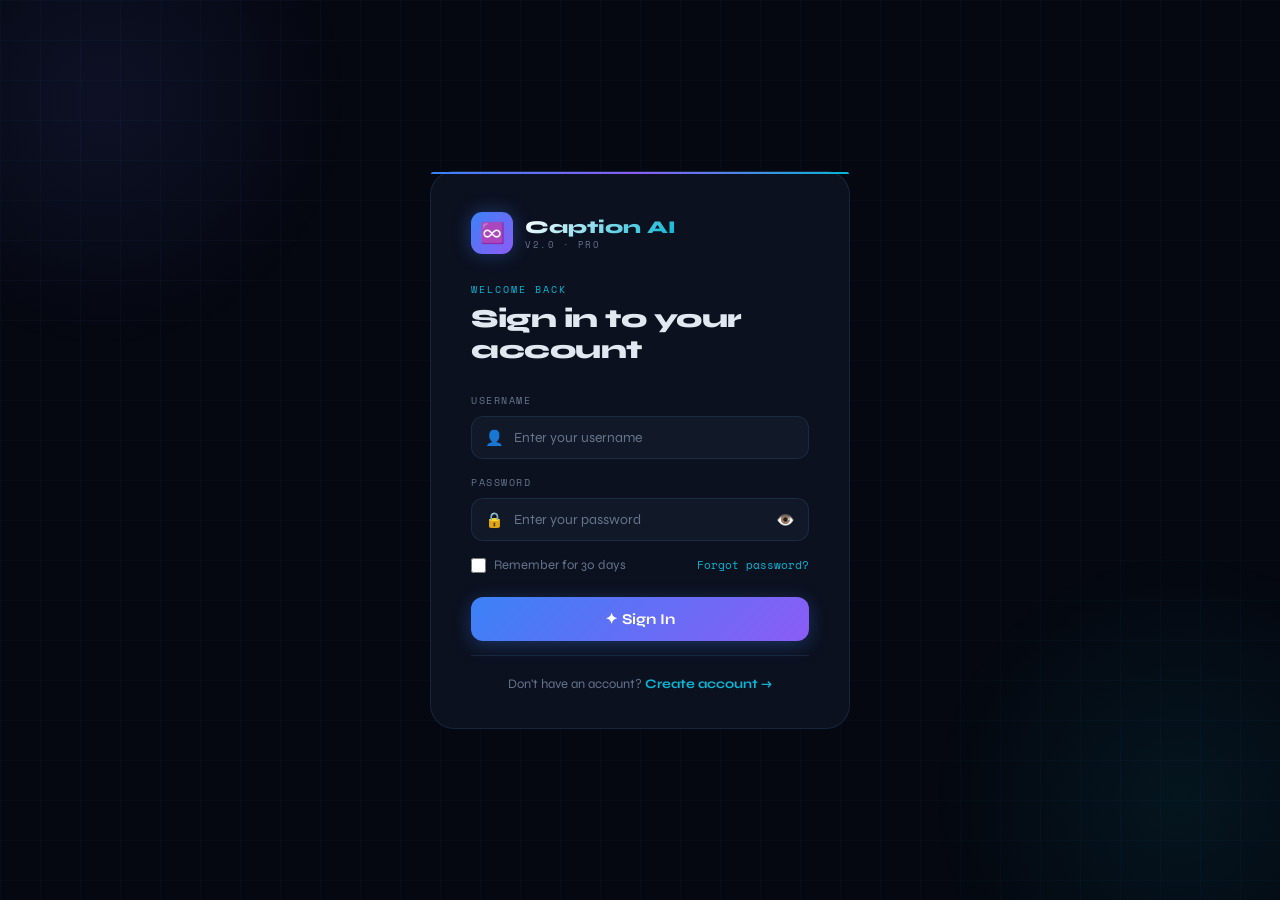
<file: templates/login.html>
<!DOCTYPE html>
<html lang="en">
<head>
    <meta charset="UTF-8">
    <meta name="viewport" content="width=device-width, initial-scale=1.0">
    <title>Login | Caption AI</title>
    <link href="https://fonts.googleapis.com/css2?family=Space+Mono:wght@400;700&family=Syne:wght@400;600;700;800&display=swap" rel="stylesheet">
    <style>
        :root {
            --bg: #050810;
            --surface: #0c1120;
            --surface2: #111827;
            --border: rgba(99, 179, 255, 0.12);
            --accent: #3b82f6;
            --accent2: #06b6d4;
            --accent3: #8b5cf6;
            --text: #e2e8f0;
            --muted: #64748b;
        }

        * { margin: 0; padding: 0; box-sizing: border-box; }

        body {
            font-family: 'Syne', sans-serif;
            background: var(--bg);
            color: var(--text);
            min-height: 100vh;
            display: flex;
            align-items: center;
            justify-content: center;
            overflow: hidden;
        }

        /* Grid background */
        body::before {
            content: '';
            position: fixed; inset: 0;
            background-image:
                linear-gradient(rgba(59,130,246,0.04) 1px, transparent 1px),
                linear-gradient(90deg, rgba(59,130,246,0.04) 1px, transparent 1px);
            background-size: 40px 40px;
            pointer-events: none;
        }

        /* Glow blobs */
        .blob-tl {
            position: fixed; top: -150px; left: -150px;
            width: 500px; height: 500px;
            background: radial-gradient(circle, rgba(99,102,241,0.1) 0%, transparent 70%);
            pointer-events: none;
        }

        .blob-br {
            position: fixed; bottom: -150px; right: -150px;
            width: 500px; height: 500px;
            background: radial-gradient(circle, rgba(6,182,212,0.08) 0%, transparent 70%);
            pointer-events: none;
        }

        /* ── CARD ── */
        .login-card {
            position: relative;
            z-index: 1;
            background: var(--surface);
            border: 1px solid var(--border);
            border-radius: 24px;
            padding: 40px 40px 36px;
            width: 100%;
            max-width: 420px;
            animation: slideUp 0.5s ease both;
        }

        @keyframes slideUp {
            from { opacity: 0; transform: translateY(24px); }
            to   { opacity: 1; transform: translateY(0); }
        }

        .login-card::before {
            content: '';
            position: absolute;
            top: 0; left: 0; right: 0;
            height: 2px;
            background: linear-gradient(90deg, var(--accent), var(--accent3), var(--accent2));
            border-radius: 24px 24px 0 0;
        }

        /* ── LOGO ── */
        .card-logo {
            display: flex;
            align-items: center;
            gap: 12px;
            margin-bottom: 28px;
        }

        .logo-icon {
            width: 42px; height: 42px;
            background: linear-gradient(135deg, var(--accent), var(--accent3));
            border-radius: 11px;
            display: flex; align-items: center; justify-content: center;
            font-size: 20px;
            box-shadow: 0 0 18px rgba(59,130,246,0.35);
        }

        .logo-name {
            font-size: 18px; font-weight: 800;
            background: linear-gradient(135deg, #fff 0%, var(--accent2) 100%);
            -webkit-background-clip: text; -webkit-text-fill-color: transparent;
            background-clip: text;
        }

        .logo-version {
            font-family: 'Space Mono', monospace;
            font-size: 9px; color: var(--muted);
            letter-spacing: 1.5px; text-transform: uppercase;
        }

        /* ── HEADING ── */
        .card-eyebrow {
            font-family: 'Space Mono', monospace;
            font-size: 10px; text-transform: uppercase;
            letter-spacing: 2px; color: var(--accent2);
            margin-bottom: 6px;
        }

        .card-title {
            font-size: 26px; font-weight: 800;
            letter-spacing: -0.5px;
            margin-bottom: 28px;
        }

        /* ── FORM ── */
        .form-group { margin-bottom: 16px; }

        .form-label {
            display: block;
            font-family: 'Space Mono', monospace;
            font-size: 10px; text-transform: uppercase;
            letter-spacing: 1.5px; color: var(--muted);
            margin-bottom: 8px;
        }

        .input-wrap {
            position: relative;
        }

        .input-icon {
            position: absolute; left: 14px; top: 50%;
            transform: translateY(-50%);
            font-size: 15px; color: var(--muted);
            pointer-events: none;
        }

        .form-input {
            width: 100%;
            background: var(--surface2);
            border: 1px solid var(--border);
            border-radius: 12px;
            padding: 12px 14px 12px 42px;
            color: var(--text);
            font-family: 'Syne', sans-serif;
            font-size: 14px;
            outline: none;
            transition: border-color 0.2s, box-shadow 0.2s;
        }

        .form-input:focus {
            border-color: var(--accent);
            box-shadow: 0 0 0 3px rgba(59,130,246,0.1);
        }

        .form-input::placeholder { color: var(--muted); }

        /* Password toggle */
        .pw-toggle {
            position: absolute; right: 14px; top: 50%;
            transform: translateY(-50%);
            background: none; border: none;
            color: var(--muted); cursor: pointer;
            font-size: 15px; padding: 0;
            transition: color 0.2s;
        }

        .pw-toggle:hover { color: var(--text); }

        /* ── OPTIONS ROW ── */
        .options-row {
            display: flex; align-items: center;
            justify-content: space-between;
            margin-bottom: 24px;
        }

        .remember-label {
            display: flex; align-items: center; gap: 8px;
            font-size: 13px; color: var(--muted); cursor: pointer;
        }

        .remember-label input[type="checkbox"] {
            width: 15px; height: 15px;
            accent-color: var(--accent);
            cursor: pointer;
        }

        .forgot-link {
            font-family: 'Space Mono', monospace;
            font-size: 11px; color: var(--accent2);
            text-decoration: none;
            transition: color 0.2s;
        }

        .forgot-link:hover { color: var(--accent); }

        /* ── BUTTONS ── */
        .btn-primary {
            width: 100%;
            padding: 13px;
            background: linear-gradient(135deg, var(--accent), var(--accent3));
            color: white; border: none;
            border-radius: 12px;
            font-family: 'Syne', sans-serif;
            font-size: 15px; font-weight: 700;
            cursor: pointer;
            box-shadow: 0 4px 18px rgba(59,130,246,0.3);
            transition: opacity 0.2s, transform 0.2s;
            margin-bottom: 14px;
        }

        .btn-primary:hover { opacity: 0.88; transform: translateY(-1px); }

        .divider {
            display: flex; align-items: center; gap: 12px;
            margin-bottom: 14px;
        }

        .divider::before, .divider::after {
            content: ''; flex: 1;
            height: 1px; background: var(--border);
        }

        .divider span {
            font-family: 'Space Mono', monospace;
            font-size: 10px; color: var(--muted);
            text-transform: uppercase; letter-spacing: 1px;
        }

        .btn-google {
            width: 100%;
            display: flex; align-items: center; justify-content: center; gap: 10px;
            padding: 12px;
            background: var(--surface2);
            border: 1px solid var(--border);
            border-radius: 12px;
            color: var(--text);
            font-family: 'Syne', sans-serif;
            font-size: 14px; font-weight: 600;
            cursor: pointer;
            transition: all 0.2s;
            margin-bottom: 24px;
        }

        .btn-google:hover {
            border-color: rgba(99,179,255,0.25);
            background: rgba(255,255,255,0.04);
        }

        .btn-google img {
            width: 18px; height: 18px;
        }

        /* ── FOOTER ── */
        .card-footer-text {
            text-align: center;
            font-size: 13px; color: var(--muted);
            padding-top: 20px;
            border-top: 1px solid var(--border);
        }

        .card-footer-text a {
            color: var(--accent2); text-decoration: none; font-weight: 700;
            transition: color 0.2s;
        }

        .card-footer-text a:hover { color: var(--accent); }

        /* ── BOTTOM BRAND ── */
        .page-footer {
            position: fixed; bottom: 20px;
            font-family: 'Space Mono', monospace;
            font-size: 10px; color: var(--muted);
            letter-spacing: 2px; text-transform: uppercase;
            z-index: 1;
        }
    </style>
</head>
<body>

<div class="blob-tl"></div>
<div class="blob-br"></div>

<div class="login-card">

    <!-- Logo -->
    <div class="card-logo">
        <div class="logo-icon">♾️</div>
        <div>
            <div class="logo-name">Caption AI</div>
            <div class="logo-version">v2.0 · Pro</div>
        </div>
    </div>

    <!-- Heading -->
    <div class="card-eyebrow">Welcome back</div>
    <div class="card-title">Sign in to your account</div>

    <!-- Form -->
    <form method="POST">

        <div class="form-group">
            <label class="form-label">Username</label>
            <div class="input-wrap">
                <span class="input-icon">👤</span>
                <input class="form-input" type="text" name="username"
                       placeholder="Enter your username" required>
            </div>
        </div>

        <div class="form-group">
            <label class="form-label">Password</label>
            <div class="input-wrap">
                <span class="input-icon">🔒</span>
                <input class="form-input" type="password" name="password"
                       id="passwordInput" placeholder="Enter your password" required>
                <button type="button" class="pw-toggle" onclick="togglePassword()">👁️</button>
            </div>
        </div>

        <div class="options-row">
            <label class="remember-label">
                <input type="checkbox"> Remember for 30 days
            </label>
            <a href="#" class="forgot-link">Forgot password?</a>
        </div>

        <button type="submit" class="btn-primary">✦ Sign In</button>

    </form>

    <!-- <div class="divider"><span>or continue with</span></div>

    <button class="btn-google">
        <img src="https://www.gstatic.com/firebasejs/ui/2.0.0/images/auth/google.svg" alt="Google">
        Sign in with Google
    </button> -->

    <div class="card-footer-text">
        Don't have an account? <a href="/signup">Create account →</a>
    </div>

</div>

<!-- <div class="page-footer">Caption AI · Secure Login</div> -->

<script>
    function togglePassword() {
        const input = document.getElementById('passwordInput');
        const btn = document.querySelector('.pw-toggle');
        if (input.type === 'password') {
            input.type = 'text';
            btn.textContent = '🙈';
        } else {
            input.type = 'password';
            btn.textContent = '👁️';
        }
    }
</script>

</body>
</html>
</file>
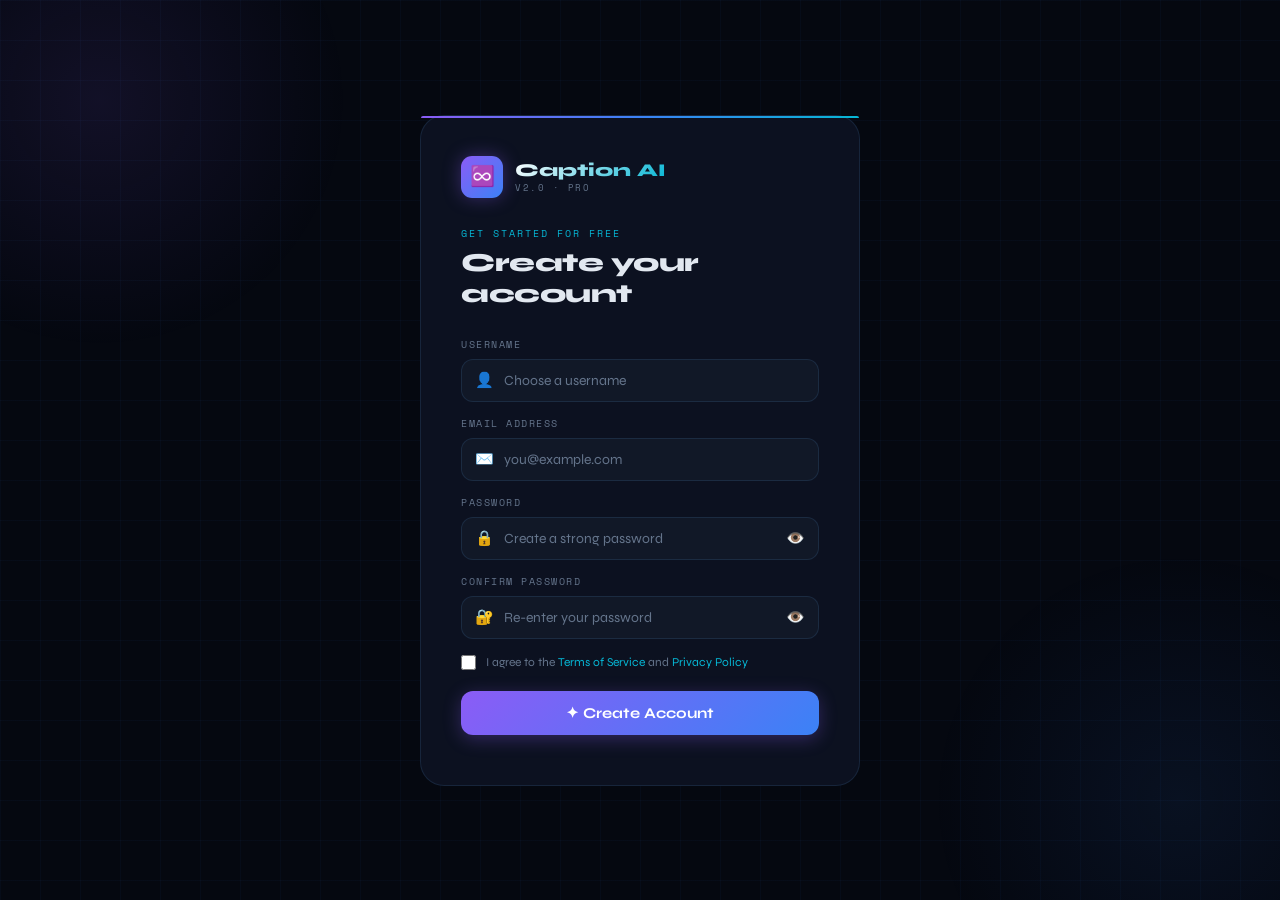
<file: templates/signup.html>
<!DOCTYPE html>
<html lang="en">
<head>
    <meta charset="UTF-8">
    <meta name="viewport" content="width=device-width, initial-scale=1.0">
    <title>Sign Up | Caption AI</title>
    <link href="https://fonts.googleapis.com/css2?family=Space+Mono:wght@400;700&family=Syne:wght@400;600;700;800&display=swap" rel="stylesheet">
    <style>
        :root {
            --bg: #050810;
            --surface: #0c1120;
            --surface2: #111827;
            --border: rgba(99, 179, 255, 0.12);
            --accent: #3b82f6;
            --accent2: #06b6d4;
            --accent3: #8b5cf6;
            --success: #10b981;
            --danger: #ef4444;
            --text: #e2e8f0;
            --muted: #64748b;
        }

        * { margin: 0; padding: 0; box-sizing: border-box; }

        body {
            font-family: 'Syne', sans-serif;
            background: var(--bg);
            color: var(--text);
            min-height: 100vh;
            display: flex;
            align-items: center;
            justify-content: center;
            padding: 30px 16px;
            overflow-x: hidden;
        }

        body::before {
            content: '';
            position: fixed; inset: 0;
            background-image:
                linear-gradient(rgba(59,130,246,0.04) 1px, transparent 1px),
                linear-gradient(90deg, rgba(59,130,246,0.04) 1px, transparent 1px);
            background-size: 40px 40px;
            pointer-events: none;
        }

        .blob-tl {
            position: fixed; top: -150px; left: -150px;
            width: 500px; height: 500px;
            background: radial-gradient(circle, rgba(139,92,246,0.1) 0%, transparent 70%);
            pointer-events: none;
        }

        .blob-br {
            position: fixed; bottom: -150px; right: -150px;
            width: 500px; height: 500px;
            background: radial-gradient(circle, rgba(59,130,246,0.08) 0%, transparent 70%);
            pointer-events: none;
        }

        /* ── CARD ── */
        .signup-card {
            position: relative; z-index: 1;
            background: var(--surface);
            border: 1px solid var(--border);
            border-radius: 24px;
            padding: 40px 40px 36px;
            width: 100%; max-width: 440px;
            animation: slideUp 0.5s ease both;
        }

        @keyframes slideUp {
            from { opacity: 0; transform: translateY(24px); }
            to   { opacity: 1; transform: translateY(0); }
        }

        .signup-card::before {
            content: '';
            position: absolute; top: 0; left: 0; right: 0;
            height: 2px;
            background: linear-gradient(90deg, var(--accent3), var(--accent), var(--accent2));
            border-radius: 24px 24px 0 0;
        }

        /* ── LOGO ── */
        .card-logo {
            display: flex; align-items: center; gap: 12px;
            margin-bottom: 28px;
        }

        .logo-icon {
            width: 42px; height: 42px;
            background: linear-gradient(135deg, var(--accent3), var(--accent));
            border-radius: 11px;
            display: flex; align-items: center; justify-content: center;
            font-size: 20px;
            box-shadow: 0 0 18px rgba(139,92,246,0.35);
        }

        .logo-name {
            font-size: 18px; font-weight: 800;
            background: linear-gradient(135deg, #fff 0%, var(--accent2) 100%);
            -webkit-background-clip: text; -webkit-text-fill-color: transparent;
            background-clip: text;
        }

        .logo-version {
            font-family: 'Space Mono', monospace;
            font-size: 9px; color: var(--muted);
            letter-spacing: 1.5px; text-transform: uppercase;
        }

        /* ── HEADING ── */
        .card-eyebrow {
            font-family: 'Space Mono', monospace;
            font-size: 10px; text-transform: uppercase;
            letter-spacing: 2px; color: var(--accent2);
            margin-bottom: 6px;
        }

        .card-title {
            font-size: 26px; font-weight: 800;
            letter-spacing: -0.5px; margin-bottom: 28px;
        }

        /* ── FORM ── */
        .form-group { margin-bottom: 14px; }

        .form-label {
            display: block;
            font-family: 'Space Mono', monospace;
            font-size: 10px; text-transform: uppercase;
            letter-spacing: 1.5px; color: var(--muted);
            margin-bottom: 7px;
        }

        .input-wrap { position: relative; }

        .input-icon {
            position: absolute; left: 14px; top: 50%;
            transform: translateY(-50%);
            font-size: 15px; color: var(--muted);
            pointer-events: none;
        }

        .form-input {
            width: 100%;
            background: var(--surface2);
            border: 1px solid var(--border);
            border-radius: 12px;
            padding: 12px 14px 12px 42px;
            color: var(--text);
            font-family: 'Syne', sans-serif;
            font-size: 14px; outline: none;
            transition: border-color 0.2s, box-shadow 0.2s;
        }

        .form-input:focus {
            border-color: var(--accent);
            box-shadow: 0 0 0 3px rgba(59,130,246,0.1);
        }

        .form-input.valid {
            border-color: var(--success);
            box-shadow: 0 0 0 3px rgba(16,185,129,0.08);
        }

        .form-input.invalid {
            border-color: var(--danger);
            box-shadow: 0 0 0 3px rgba(239,68,68,0.08);
        }

        .form-input::placeholder { color: var(--muted); }

        .pw-toggle {
            position: absolute; right: 14px; top: 50%;
            transform: translateY(-50%);
            background: none; border: none;
            color: var(--muted); cursor: pointer;
            font-size: 15px; padding: 0;
            transition: color 0.2s;
        }

        .pw-toggle:hover { color: var(--text); }

        /* Password strength bar */
        .pw-strength {
            margin-top: 6px; display: none;
        }

        .pw-strength-bar {
            height: 3px; border-radius: 2px;
            background: var(--surface2);
            overflow: hidden; margin-bottom: 4px;
        }

        .pw-strength-fill {
            height: 100%; border-radius: 2px;
            transition: width 0.3s, background 0.3s;
            width: 0%;
        }

        .pw-strength-label {
            font-family: 'Space Mono', monospace;
            font-size: 10px; color: var(--muted);
        }

        /* Match indicator */
        .match-hint {
            font-family: 'Space Mono', monospace;
            font-size: 10px; margin-top: 5px;
            display: none;
        }

        /* ── TERMS ── */
        .terms-row {
            display: flex; align-items: flex-start; gap: 10px;
            margin-bottom: 20px; margin-top: 6px;
        }

        .terms-row input[type="checkbox"] {
            width: 15px; height: 15px; margin-top: 2px;
            accent-color: var(--accent); cursor: pointer; flex-shrink: 0;
        }

        .terms-text {
            font-size: 12px; color: var(--muted); line-height: 1.5;
        }

        .terms-text a {
            color: var(--accent2); text-decoration: none;
        }

        .terms-text a:hover { text-decoration: underline; }

        /* ── BUTTONS ── */
        .btn-primary {
            width: 100%; padding: 13px;
            background: linear-gradient(135deg, var(--accent3), var(--accent));
            color: white; border: none; border-radius: 12px;
            font-family: 'Syne', sans-serif;
            font-size: 15px; font-weight: 700;
            cursor: pointer;
            box-shadow: 0 4px 18px rgba(139,92,246,0.3);
            transition: opacity 0.2s, transform 0.2s;
            margin-bottom: 14px;
        }

        .btn-primary:hover { opacity: 0.88; transform: translateY(-1px); }

        .divider {
            display: flex; align-items: center; gap: 12px;
            margin-bottom: 14px;
        }

        .divider::before, .divider::after {
            content: ''; flex: 1;
            height: 1px; background: var(--border);
        }

        .divider span {
            font-family: 'Space Mono', monospace;
            font-size: 10px; color: var(--muted);
            text-transform: uppercase; letter-spacing: 1px;
        }

        .btn-google {
            width: 100%;
            display: flex; align-items: center; justify-content: center; gap: 10px;
            padding: 12px;
            background: var(--surface2);
            border: 1px solid var(--border);
            border-radius: 12px;
            color: var(--text);
            font-family: 'Syne', sans-serif;
            font-size: 14px; font-weight: 600;
            cursor: pointer;
            transition: all 0.2s;
            margin-bottom: 24px;
        }

        .btn-google:hover {
            border-color: rgba(99,179,255,0.25);
            background: rgba(255,255,255,0.04);
        }

        .btn-google img { width: 18px; height: 18px; }

        /* ── FOOTER ── */
        .card-footer-text {
            text-align: center;
            font-size: 13px; color: var(--muted);
            padding-top: 20px;
            border-top: 1px solid var(--border);
        }

        .card-footer-text a {
            color: var(--accent2); text-decoration: none; font-weight: 700;
            transition: color 0.2s;
        }

        .card-footer-text a:hover { color: var(--accent); }

        .page-footer {
            position: fixed; bottom: 20px;
            font-family: 'Space Mono', monospace;
            font-size: 10px; color: var(--muted);
            letter-spacing: 2px; text-transform: uppercase;
            z-index: 1;
        }
    </style>
</head>
<body>

<div class="blob-tl"></div>
<div class="blob-br"></div>

<div class="signup-card">

    <!-- Logo -->
    <div class="card-logo">
        <div class="logo-icon">♾️</div>
        <div>
            <div class="logo-name">Caption AI</div>
            <div class="logo-version">v2.0 · Pro</div>
        </div>
    </div>

    <!-- Heading -->
    <div class="card-eyebrow">Get started for free</div>
    <div class="card-title">Create your account</div>

    <!-- Form -->
    <form method="POST" id="signupForm">

        <div class="form-group">
            <label class="form-label">Username</label>
            <div class="input-wrap">
                <span class="input-icon">👤</span>
                <input class="form-input" type="text" name="username"
                       id="usernameInput"
                       placeholder="Choose a username" required>
            </div>
        </div>

        <div class="form-group">
            <label class="form-label">Email Address</label>
            <div class="input-wrap">
                <span class="input-icon">✉️</span>
                <input class="form-input" type="email" name="email"
                       id="emailInput"
                       placeholder="you@example.com" required>
            </div>
        </div>

        <div class="form-group">
            <label class="form-label">Password</label>
            <div class="input-wrap">
                <span class="input-icon">🔒</span>
                <input class="form-input" type="password" name="password"
                       id="passwordInput"
                       placeholder="Create a strong password" required
                       oninput="checkStrength(this.value)">
                <button type="button" class="pw-toggle" onclick="togglePw('passwordInput', this)">👁️</button>
            </div>
            <div class="pw-strength" id="pwStrength">
                <div class="pw-strength-bar">
                    <div class="pw-strength-fill" id="pwFill"></div>
                </div>
                <span class="pw-strength-label" id="pwLabel">Weak</span>
            </div>
        </div>

        <div class="form-group">
            <label class="form-label">Confirm Password</label>
            <div class="input-wrap">
                <span class="input-icon">🔐</span>
                <input class="form-input" type="password" name="confirm_password"
                       id="confirmInput"
                       placeholder="Re-enter your password" required
                       oninput="checkMatch()">
                <button type="button" class="pw-toggle" onclick="togglePw('confirmInput', this)">👁️</button>
            </div>
            <div class="match-hint" id="matchHint"></div>
        </div>

        <div class="terms-row">
            <input type="checkbox" id="termsCheck" required>
            <label class="terms-text" for="termsCheck">
                I agree to the <a href="#">Terms of Service</a> and <a href="#">Privacy Policy</a>
            </label>
        </div>

        <button type="submit" class="btn-primary">✦ Create Account</button>

    </form>
<!-- 
    <div class="divider"><span>or continue with</span></div>

    <button class="btn-google">
        <img src="https://www.gstatic.com/firebasejs/ui/2.0.0/images/auth/google.svg" alt="Google">
        Sign up with Google
    </button>

    <div class="card-footer-text">
        Already have an account? <a href="/">Sign in →</a>
    </div>

</div>

<div class="page-footer">Caption AI · Create Account</div> -->

<script>
    function togglePw(inputId, btn) {
        const input = document.getElementById(inputId);
        if (input.type === 'password') {
            input.type = 'text';
            btn.textContent = '🙈';
        } else {
            input.type = 'password';
            btn.textContent = '👁️';
        }
    }

    function checkStrength(val) {
        const bar = document.getElementById('pwStrength');
        const fill = document.getElementById('pwFill');
        const label = document.getElementById('pwLabel');

        bar.style.display = val.length > 0 ? 'block' : 'none';

        let score = 0;
        if (val.length >= 8) score++;
        if (/[A-Z]/.test(val)) score++;
        if (/[0-9]/.test(val)) score++;
        if (/[^A-Za-z0-9]/.test(val)) score++;

        const levels = [
            { w: '25%', color: '#ef4444', text: 'Weak' },
            { w: '50%', color: '#f59e0b', text: 'Fair' },
            { w: '75%', color: '#3b82f6', text: 'Good' },
            { w: '100%', color: '#10b981', text: 'Strong 💪' },
        ];

        const lvl = levels[Math.max(0, score - 1)] || levels[0];
        fill.style.width = lvl.w;
        fill.style.background = lvl.color;
        label.textContent = lvl.text;
        label.style.color = lvl.color;
    }

    function checkMatch() {
        const pw = document.getElementById('passwordInput').value;
        const cf = document.getElementById('confirmInput').value;
        const hint = document.getElementById('matchHint');
        const input = document.getElementById('confirmInput');

        hint.style.display = cf.length > 0 ? 'block' : 'none';

        if (cf.length === 0) return;

        if (pw === cf) {
            hint.textContent = '✅ Passwords match';
            hint.style.color = '#10b981';
            input.classList.remove('invalid');
            input.classList.add('valid');
        } else {
            hint.textContent = '❌ Passwords do not match';
            hint.style.color = '#ef4444';
            input.classList.remove('valid');
            input.classList.add('invalid');
        }
    }
</script>

</body>
</html>
</file>
